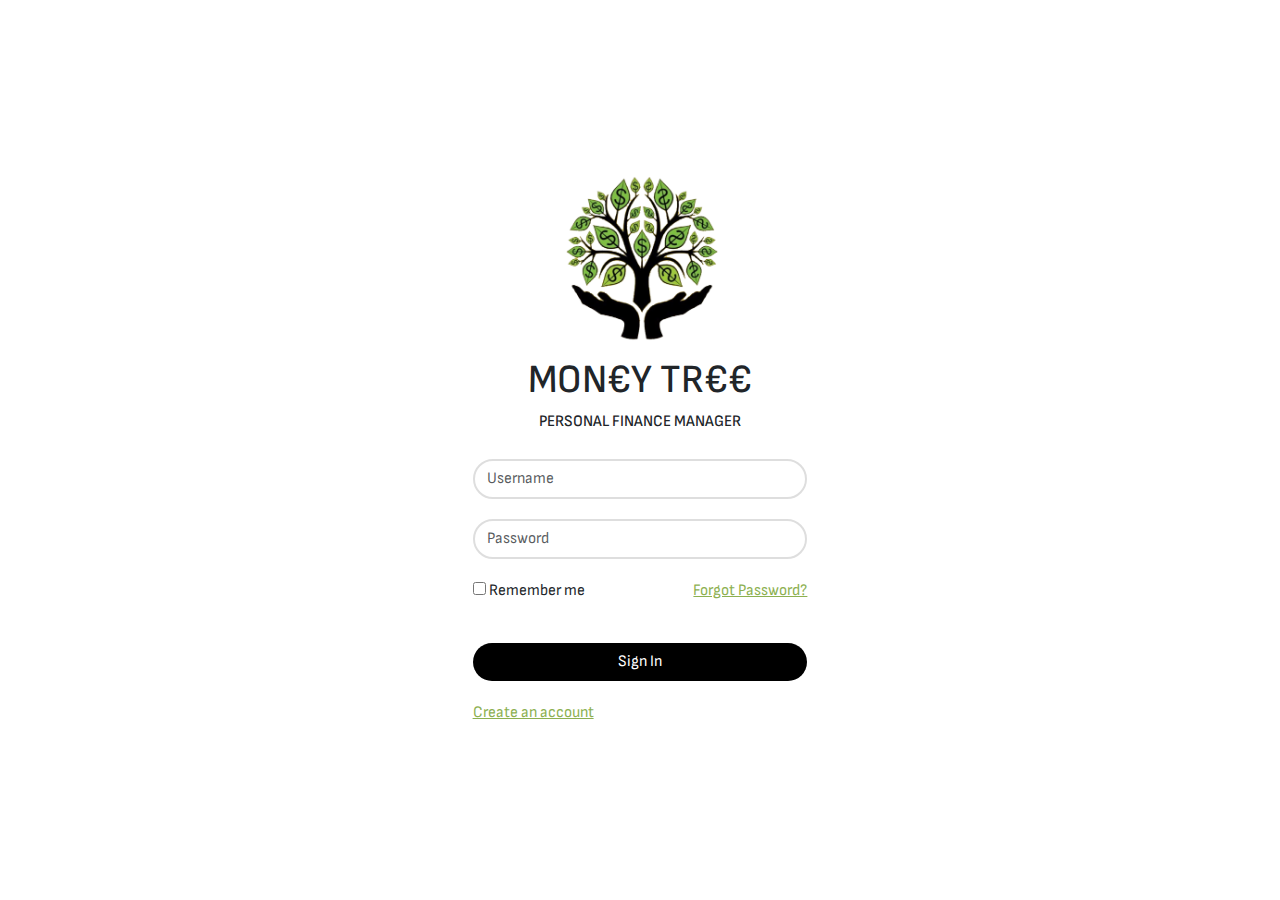
<file: index.html>
<!DOCTYPE html>
<html lang="en">
  <head>
    <meta charset="UTF-8" />
    <meta http-equiv="X-UA-Compatible" content="IE=edge" />
    <meta name="viewport" content="width=device-width, initial-scale=1.0" />
    <link
      href="https://cdn.jsdelivr.net/npm/bootstrap@5.2.3/dist/css/bootstrap.min.css"
      rel="stylesheet"
    />
    <script src="https://cdn.jsdelivr.net/npm/bootstrap@5.2.3/dist/js/bootstrap.bundle.min.js"></script>
    <link rel="stylesheet" href="./css/style.css" />
    <title>Money Tree</title>
  </head>
  <body>
    <main>
      <div class="container">
        <div class="main-box">
          <img src="./img/logo1.png" alt="" />
          <h1>MON€Y TR€€</h1>
          <h6>PERSONAL FINANCE MANAGER</h6>
          <form action="/action_page.php">
            <div class="form-group">
              <input
                type="email"
                class="form-control"
                id="username"
                placeholder="Username"
              />
            </div>
            <div class="form-group">
              <input
                type="password"
                class="form-control"
                id="pwd"
                placeholder="Password"
              />
            </div>
            <div class="checkbox">
              <label><input type="checkbox" /> Remember me</label>
              <a href="" data-bs-toggle="modal" data-bs-target="#myModal"
                >Forgot Password?</a
              >
            </div>
            <div class="form-group">
              <button id="submit" type="submit" class="btn btn-default sign-in">
                Sign In
              </button>
            </div>
            <a id="register" href="register.html">Create an account</a>
          </form>
        </div>
      </div>
      <!-- MODAL -->
      <div class="modal" id="myModal">
        <div class="modal-dialog modal-dialog-centered">
          <div class="modal-content">
            <!-- Modal Header -->
            <div class="modal-header">
              <h4 class="modal-title">
                Forgot your password? <br />
                Do not worry
              </h4>
            </div>

            <!-- Modal body -->
            <div class="modal-body">
              <p>
                We will send you an email with instructions on how to change
                your password.
              </p>
              <form action="">
                <input
                  type="email"
                  class="form-control"
                  id="modal-email"
                  placeholder="Email*"
                />
              </form>
            </div>

            <!-- Modal footer -->
            <div class="modal-footer">
              <a href="" data-bs-dismiss="modal">Cancel</a>
              <a href="">Reset my password</a>
            </div>
          </div>
        </div>
      </div>
    </main>
    <script src="./js/login.js"></script>
  </body>
</html>
</file>
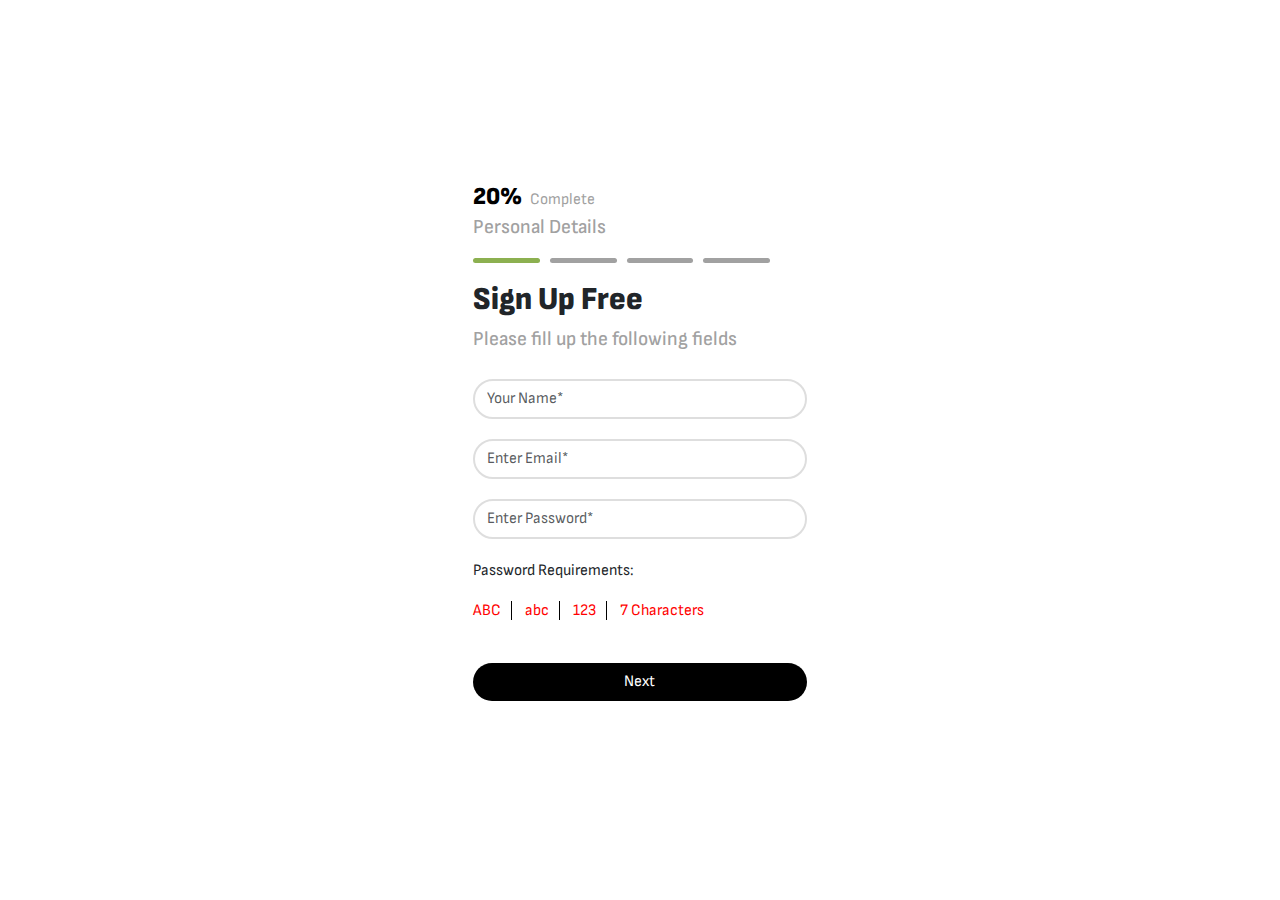
<file: register.html>
<!DOCTYPE html>
<html lang="en">
  <head>
    <meta charset="UTF-8" />
    <meta http-equiv="X-UA-Compatible" content="IE=edge" />
    <meta name="viewport" content="width=device-width, initial-scale=1.0" />
    <link
      href="https://cdn.jsdelivr.net/npm/bootstrap@5.2.3/dist/css/bootstrap.min.css"
      rel="stylesheet"
    />
    <script src="https://cdn.jsdelivr.net/npm/bootstrap@5.2.3/dist/js/bootstrap.bundle.min.js"></script>
    <link rel="stylesheet" href="./css/style.css" />
    <title>Money Tree</title>
  </head>
  <body>
    <main>
      <div class="container">
        <div class="main-box register-box">
          <div class="percentage">
            <p><span class="percetage-number">20%</span> Complete</p>

            <h5>Personal Details</h5>

            <span class="line active"></span><span class="line"></span
            ><span class="line"></span><span class="line"></span>
          </div>
          <div class="register-box-heading">
            <h2>Sign Up Free</h2>
            <h5>Please fill up the following fields</h5>
          </div>

          <form>
            <div class="form-group">
              <input
                type="text"
                class="form-control"
                id="text"
                placeholder="Your Name*"
                required
              />
            </div>
            <div class="form-group">
              <input
                type="email"
                class="form-control"
                id="email"
                placeholder="Enter Email*"
                required
              />
            </div>
            <div class="form-group">
              <input
                type="password"
                class="form-control"
                id="pwd"
                placeholder="Enter Password*"
                pattern="(?=.*\d)(?=.*[a-z])(?=.*[A-Z]).{7,}"
                required
              />
            </div>
            <div class="password-requirements">
              <p>Password Requirements:</p>
              <ul class="password-req-list">
                <li id="big">ABC</li>
                <li id="small">abc</li>
                <li id="numbers">123</li>
                <li id="minimum7">7 Characters</li>
              </ul>
            </div>
            <div class="form-group">
              <button
                id="nextBtn"
                type="submit"
                class="btn btn-default sign-in"
              >
                Next
              </button>
            </div>
          </form>
        </div>
      </div>
    </main>
    <script src="./js/register.js"></script>
  </body>
</html>
</file>
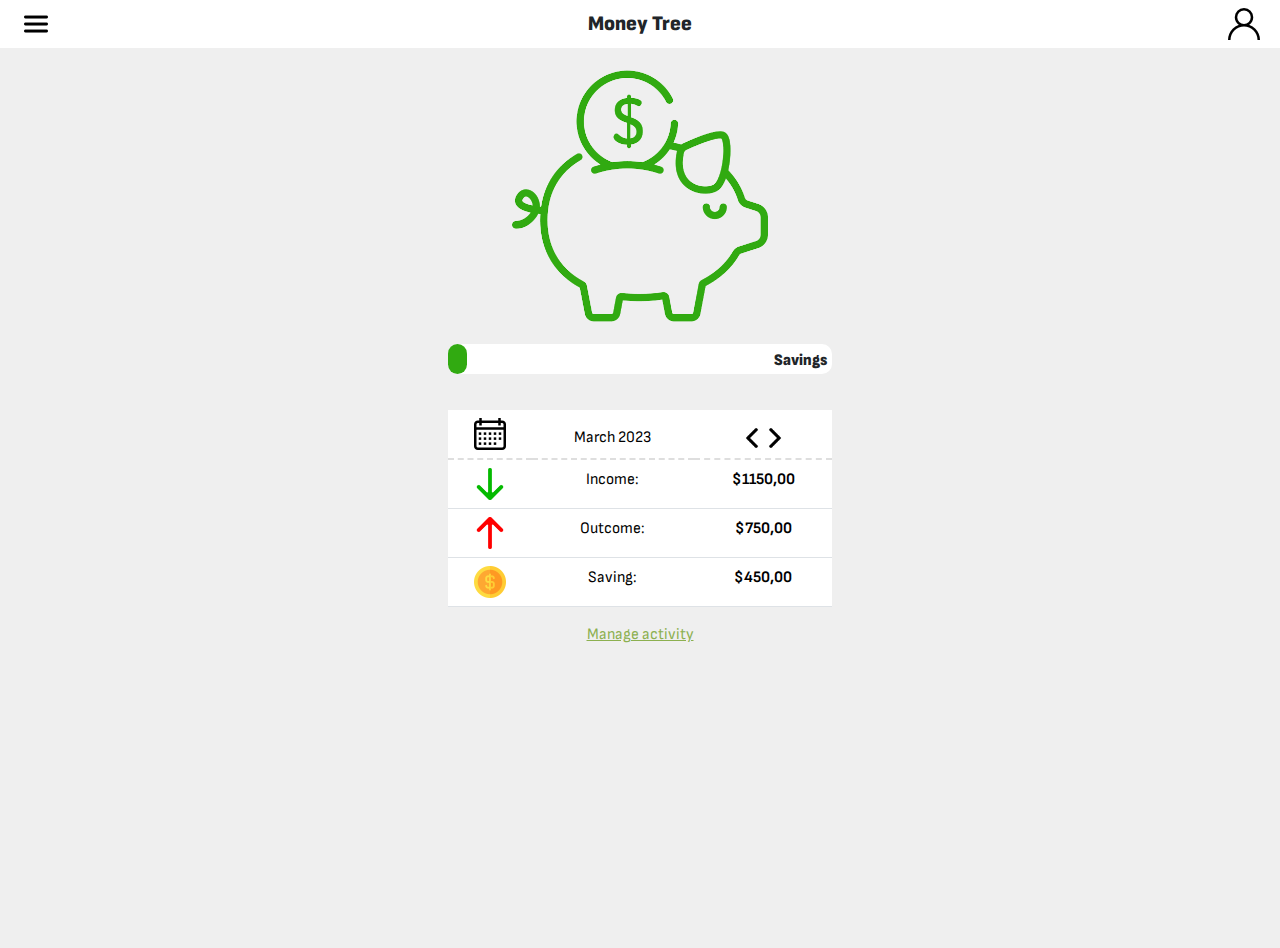
<file: user.html>
<!DOCTYPE html>
<html lang="en">
  <head>
    <meta charset="UTF-8" />
    <meta http-equiv="X-UA-Compatible" content="IE=edge" />
    <meta name="viewport" content="width=device-width, initial-scale=1.0" />
    <link
      href="https://cdn.jsdelivr.net/npm/bootstrap@5.2.3/dist/css/bootstrap.min.css"
      rel="stylesheet"
    />
    <script src="https://cdn.jsdelivr.net/npm/bootstrap@5.2.3/dist/js/bootstrap.bundle.min.js"></script>
    <link rel="stylesheet" href="./css/style.css" />
    <title>Money Tree</title>
  </head>
  <body>
    <header>
      <nav class="navbar">
        <div class="navbar-items">
          <img
            id="burger-menu"
            src="./img/menu.png"
            alt=""
            onclick="openNav()"
          />
        </div>
        <div class="navbar-items"><p>Money Tree</p></div>
        <div class="navbar-items"><img src="./img/user.png" alt="" /></div>
      </nav>
    </header>
    <!-- side menu -->
    <div id="myNav" class="overlay">
      <a href="javascript:void(0)" class="closebtn" onclick="closeNav()"
        >&times;</a
      >
      <div class="overlay-content">
        <a href="index.html">Login</a>
        <a href="register.html">Register</a>
      </div>
    </div>
    <!-- main -->
    <div class="container-fluid main-user">
      <div class="pig">
        <img src="./img/green-pig.png" alt="" />
        <div id="myProgress">
          <div id="myBar"></div>
          <p id="progress-bar-text">Savings</p>
        </div>
      </div>
      <div class="table-responsive">
        <table class="table table-hover">
          <thead>
            <tr>
              <td>
                <img class="table-icon" src="./img/calendar.png" alt="" />
              </td>
              <td>March 2023</td>
              <td>
                <img class="left-right" src="./img/left.png" alt="" />
                <img class="left-right" src="./img/right.png" alt="" />
              </td>
            </tr>
          </thead>
          <tbody>
            <tr>
              <td><img class="table-icon" src="./img/down.png" alt="" /></td>
              <td>Income:</td>
              <th id="income-display">$1150,00</th>
            </tr>
            <tr>
              <td><img class="table-icon" src="./img/up.png" alt="" /></td>
              <td>Outcome:</td>
              <th id="outcome-display">$750,00</th>
            </tr>
            <tr>
              <td><img class="table-icon" src="./img/dollar.png" alt="" /></td>
              <td>Saving:</td>
              <th id="saving-display">$450,00</th>
            </tr>
          </tbody>
        </table>
      </div>
      <div class="activity">
        <a href="" data-bs-toggle="modal" data-bs-target="#myModal"
          >Manage activity</a
        >
      </div>
    </div>
    <!-- MODAL -->
    <div class="modal" id="myModal">
      <div class="modal-dialog modal-dialog-centered">
        <div class="modal-content">
          <!-- Modal Header -->
          <div class="modal-header">
            <h4 class="modal-title">Money Tree</h4>
          </div>

          <!-- Modal body -->
          <div class="modal-body">
            <p>
              Insert your monthly incomes and outcomes and we will do the magic
              for you.
            </p>
            <form action="">
              <input
                type="number"
                class="form-control modal-email"
                id="modal-income"
                placeholder="Income*"
              />
              <input
                type="number"
                class="form-control modal-email"
                id="modal-outcome"
                placeholder="Outcome*"
              />
            </form>
          </div>

          <!-- Modal footer -->
          <div class="modal-footer">
            <a class="modal-footer-links" data-bs-dismiss="modal">Close</a>
            <a
              class="modal-footer-links"
              data-bs-dismiss="modal"
              onclick="Savings()"
              >Calculate</a
            >
          </div>
        </div>
      </div>
    </div>
    <script></script>
    <script src="./js/login.js"></script>
    <script src="./js/savings.js"></script>
  </body>
</html>
</file>
<file: css/style.css>
@import url("https://fonts.googleapis.com/css2?family=Sofia+Sans+Semi+Condensed&display=swap");
* {
  font-family: "Sofia Sans Semi Condensed", sans-serif;
}
/* LOGIN PAGE */
main {
  height: 100vh;
  display: flex;
}
main .container {
  align-items: center;
}
.main-box {
  display: flex;
  flex-direction: column;
  align-items: center;
  justify-content: center;
  height: 100vh;
}
.main-box img {
  max-width: 200px;
}
.main-box form {
  width: 30%;
}
.main-box form a {
  color: #8cb050;
}
input[type="text"],
input[type="email"],
input[type="password"] {
  margin: 20px 0;
  border-radius: 20px;
  border: 2px solid #dedede;
}
input[type="text"]:focus,
input[type="email"]:focus,
input[type="password"]:focus {
  box-shadow: none;
  border: 2px solid #8cb050;
}
.checkbox a {
  float: right;
}
button[type="submit"] {
  background-color: black;
  color: white;
  border-radius: 20px;
  margin: 40px 0 20px;
  width: 100%;
}
.sign-in:hover {
  background-color: #8cb050;
  color: white;
}
#register {
  display: inline-block;
  margin: 0 auto;
}
.modal-email {
  border-radius: 0;
  border-top: 0;
  border-left: 0;
  border-right: 0;
  outline: none;
}
.modal-footer a {
  color: #8cb050;
  text-decoration: none;
}
.modal-footer-links {
  cursor: pointer;
}
.modal-footer a:first-child {
  margin-right: 30px;
}
.form-control:focus {
  box-shadow: none;
}

/* REGISTER PAGE */
.register-box-heading {
  margin-top: 10px;
}
.register-box h2 {
  font-weight: 900;
}
.register-box h5 {
  color: #a1a1a1;
}
.password-req-list {
  padding: 0;
  margin: 0;
}
.password-req-list li {
  list-style: none;
  display: inline;
  padding: 0 10px;
  border-right: 1px solid black;
  color: red;
}
.password-req-list li:first-child {
  padding-left: 0;
}
.password-req-list li:last-child {
  border-right: none;
}
.percentage,
.register-box-heading {
  width: 30%;
}
.percetage-number {
  font-size: calc(0.8rem + 0.9vw);
  font-weight: 900;
  margin-right: 5px;
  color: black;
}
.percentage p {
  color: #a1a1a1;
  margin-bottom: 0;
}

.line {
  margin-right: 10px;
}
.line::after {
  position: relative;
  display: inline-block;
  width: 20%;
  height: 5px;
  border-radius: 20px;
  background-color: #a1a1a1;
  content: " ";
}
.active::after {
  background-color: #8cb050;
}
.container-fluid {
  padding: 0;
}

/* USER PAGE */
header {
  margin: 0 20px;
}
.navbar-items p {
  margin: 0;
  font-weight: 900;
  font-size: 1.3rem;
}
#burger-menu {
  cursor: pointer;
}
.main-user {
  height: 100vh;
  background-color: #efefef;
}
.table {
  width: 30%;
  margin: 1rem auto 1rem;
}
table {
  text-align: center;
  background-color: white;
  border-radius: 15px;
}
thead {
  border-bottom: 2px dashed #dedede;
}
.table-icon {
  width: 32px;
}
.left-right {
  width: 20px;
}
.pig {
  text-align: center;
  padding-top: 20px;
}
.pig img {
  width: 20%;
}
.activity {
  text-align: center;
}
.activity a {
  color: #8cb050;
}

/* SIDE MENU OVERLAY */
.overlay {
  height: 100%;
  width: 0;
  position: fixed;
  z-index: 1;
  top: 0;
  left: 0;
  background-color: rgb(140, 176, 80);
  background-color: rgba(140, 176, 80, 0.9);
  overflow-x: hidden;
  transition: 0.5s;
}

.overlay-content {
  position: relative;
  top: 25%;
  width: 100%;
  text-align: center;
  margin-top: 30px;
}

.overlay a {
  padding: 8px;
  text-decoration: none;
  font-size: 36px;
  color: black;
  font-weight: 900;
  display: block;
  transition: 0.3s;
}

.overlay a:hover,
.overlay a:focus {
  color: #f1f1f1;
}

.overlay .closebtn {
  position: absolute;
  top: 20px;
  right: 45px;
  font-size: 60px;
}

/* PROGRESS BAR */
#myProgress {
  width: 30%;
  background-color: white;
  margin: 20px auto;
  border-radius: 10px;
  position: relative;
}

#myBar {
  width: 5%;
  height: 30px;
  background-color: #31aa11;
  border-radius: 10px;
}
#myProgress p {
  position: absolute;
  margin: 0;
  top: 5px;
  right: 5px;
  font-weight: 900;
}

/* RESPONSIVE */
@media screen and (max-width: 999px) {
  .main-box form,
  .percentage,
  .register-box-heading {
    width: 60%;
  }
}
@media screen and (max-width: 768px) {
  .table,
  #myProgress {
    width: 60%;
  }
  .pig img {
    width: 30%;
  }
}
@media screen and (max-width: 500px) {
  .main-box form,
  .percentage,
  .register-box-heading {
    width: 80%;
  }
  .table {
    width: 60%;
  }

  .overlay .closebtn {
    font-size: 40px;
    top: 15px;
    right: 35px;
  }
}
</file>
